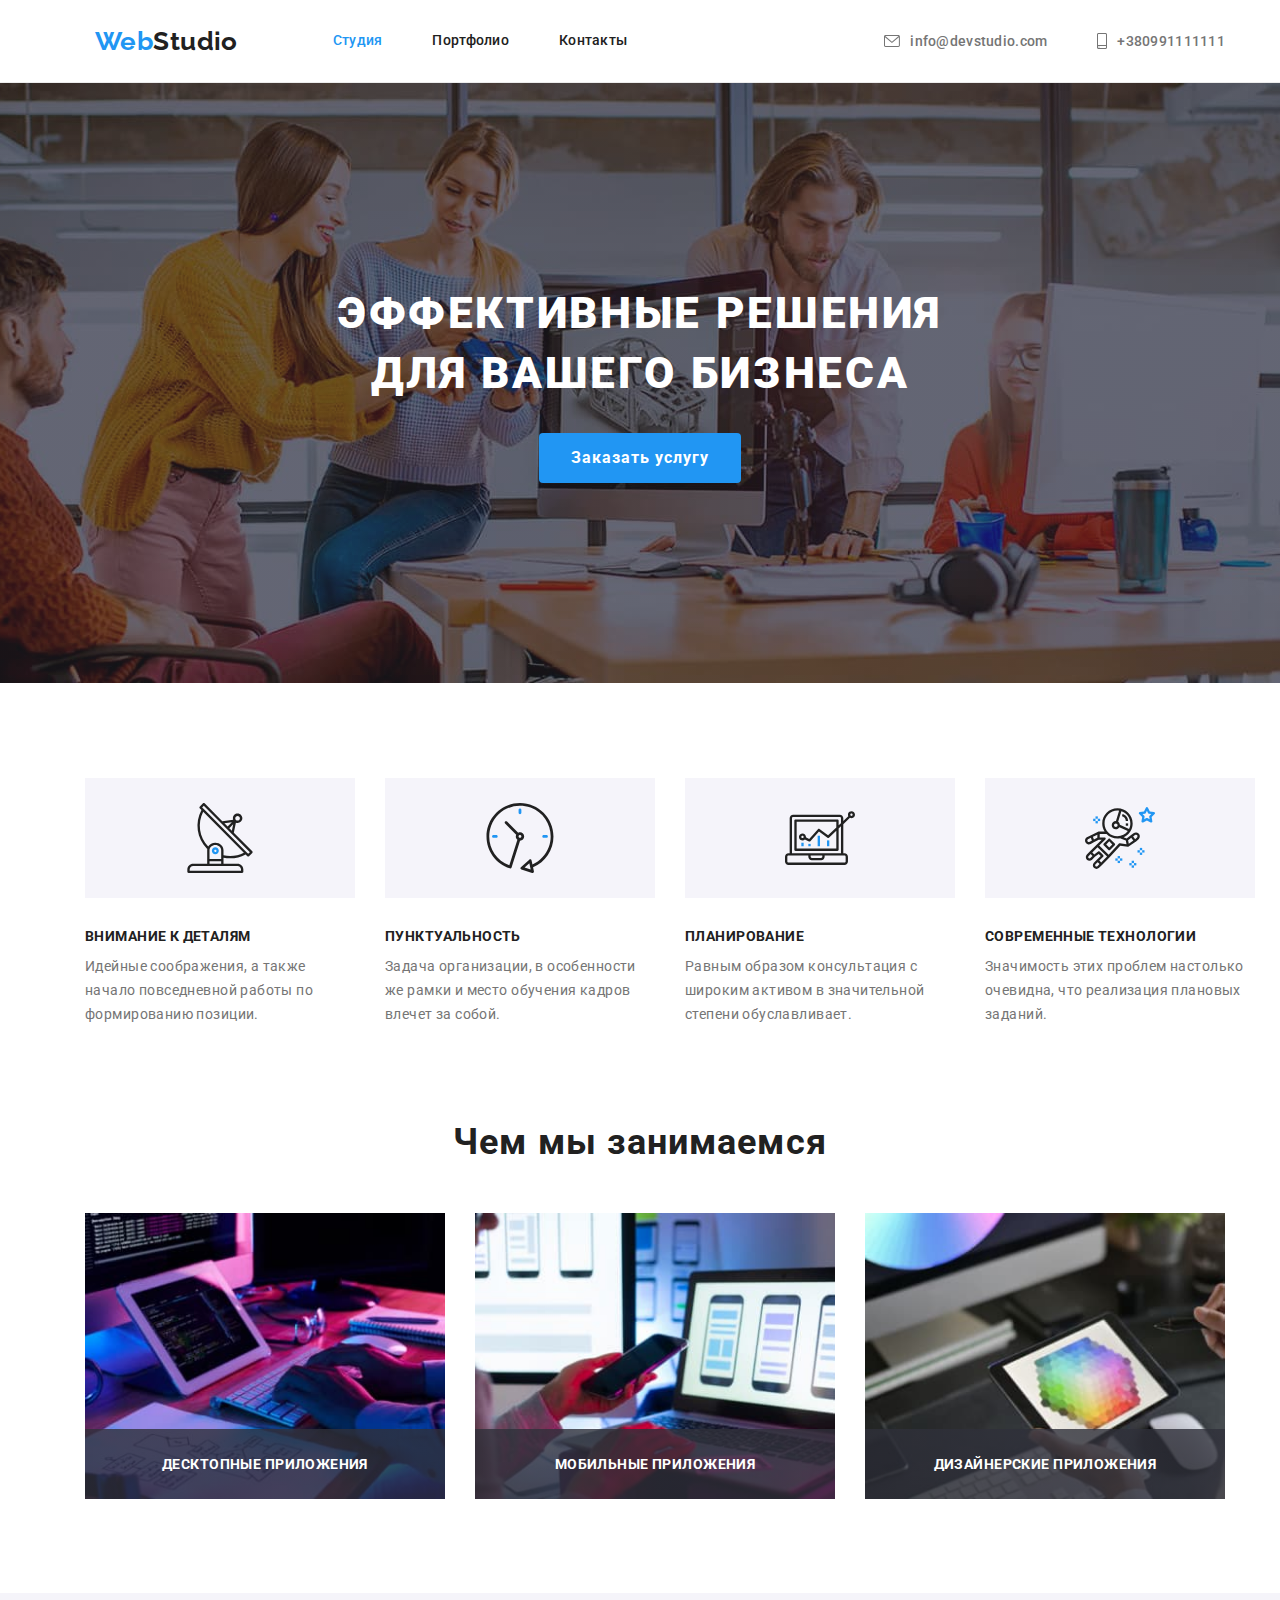
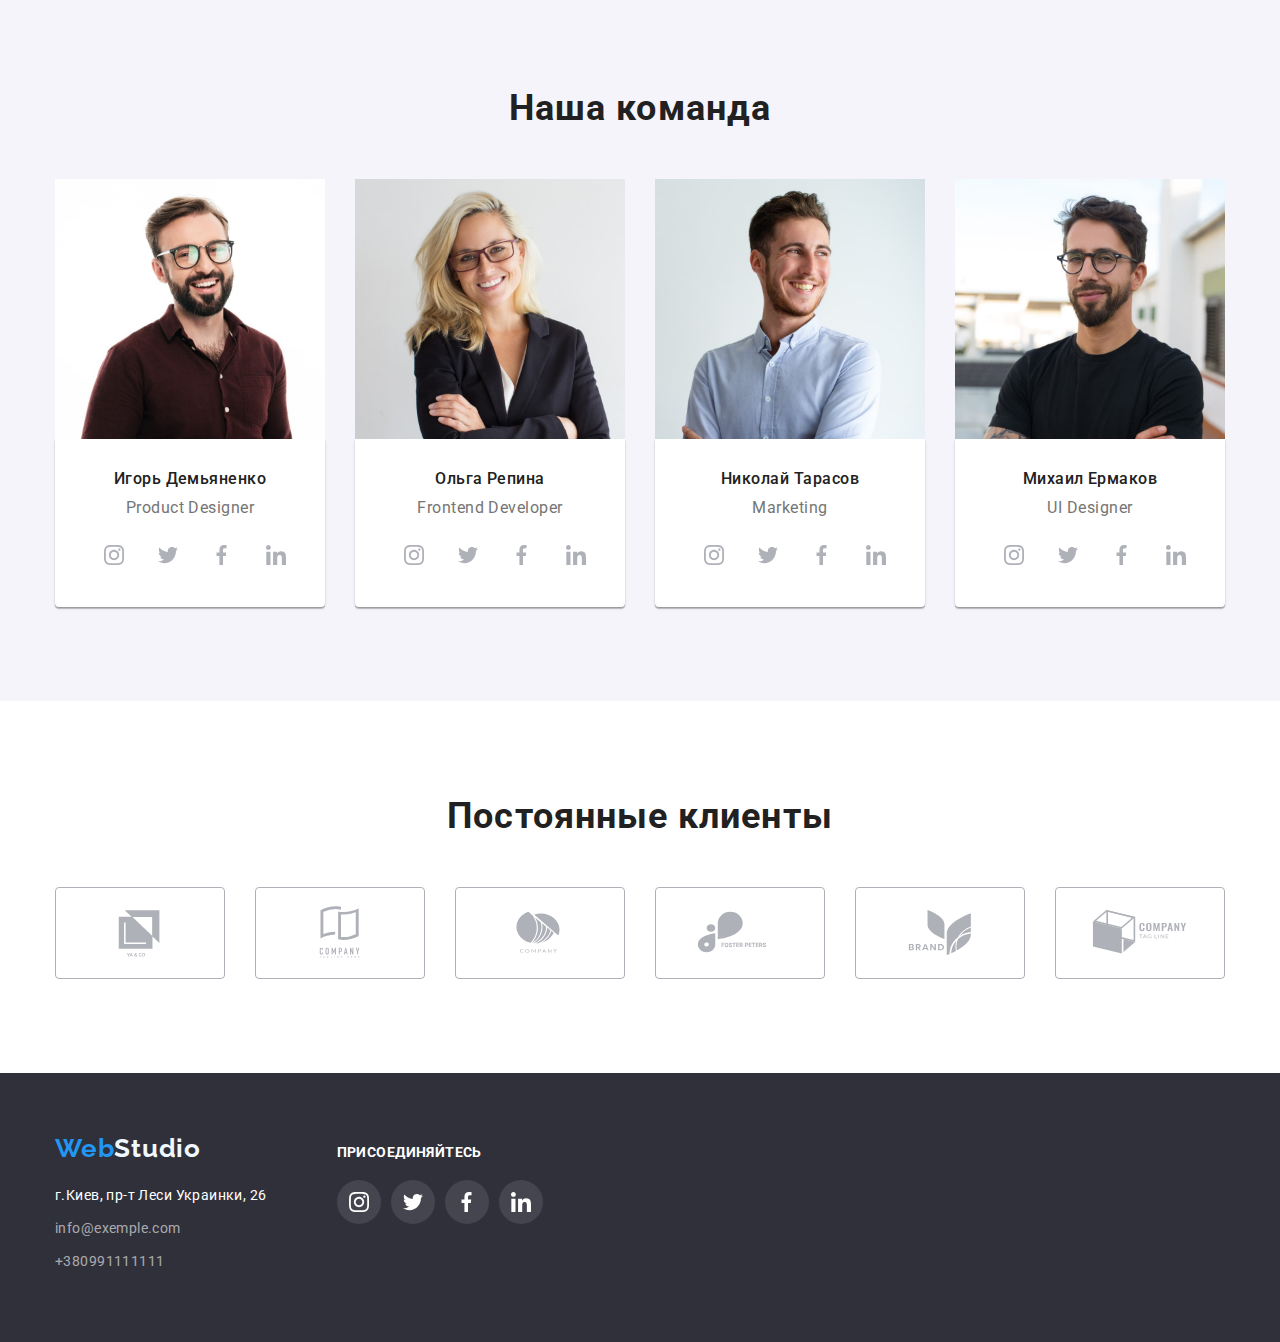
<file: index.html>
<!DOCTYPE html>
<html lang="en">

<head>
   <meta charset="UTF-8">
   <meta http-equiv="X-UA-Compatible" content="IE=edge">
   <meta name="viewport" content="width=device-width, initial-scale=1.0">
   <title>Web Studio</title>
   <link rel="preconnect" href="https://fonts.googleapis.com">
<link rel="preconnect" href="https://fonts.gstatic.com" crossorigin>
<link href="https://fonts.googleapis.com/css2?family=Raleway:wght@700&family=Roboto:wght@400;500;700;900&display=swap" rel="stylesheet">
<link rel="stylesheet" href="./css/modern-normalize.css">
<link rel="stylesheet" href="./css/style.css">
</head>

<body class="body">

   <header class="page-header" >
      <div class="container  main-nav">
      <nav class="main-nav">
         <a href="index.html" class="text-logo">Web<span class="Part-logo-black">Studio</span></a>
         <ul class="link-nav , list-style">
            <li class="link-nav-item"><a class="header-link , current" href="">Студия</a></li>
            <li class="link-nav-item"><a class="header-link " href="./portfolio.html">Портфолио</a></li>
            <li class="link-nav-item"><a class="header-link " href="">Контакты</a></li>
         </ul>
      </nav>
      <ul class="contact-header list-style">
         <li class="contact-item"><a class="contact" href="mailto:info@devstudio.com">
            <svg class="header-contacts-icon" width="16" height="12">
            <use href="./img/heder-icon.svg#icon-envelope" width="16" height="12"></use>
            </svg>info@devstudio.com</a>
         </li>
         <li class="contact-item"><a class="contact" href="tel:+380991111111">
            <svg width="10" height="16" class="header-contacts-icon">
            <use href="./img/heder-icon.svg#icon-smartphone"></use>
            </svg>+380991111111</a>
         </li>
      </ul>
      </div>
   </header>
   <main>
      <section class="hero overlay">
      <div class="container">
         <h1 class="title">эффективные решения для вашего бизнеса</h1>
         <button data-modal-open type="button" class="button-title">Заказать услугу</button>
      </div>
      </section>
      <Section class="features">
      <div class="container">
         <h2 class="visually-hidden">Наши преимущества</h2>
         <ul class="features-list list-style">
            <li class="features-list-item icon-antena">
               <h3 class="text-title">Внимание к деталям</h3>
               <p class="Text-description">Идейные соображения, а также начало повседневной работы по формированию позиции.</p>
            </li>
            <li class="features-list-item icon-clock">
               <h3 class="text-title">Пунктуальность</h3>
               <p class="Text-description">Задача организации, в особенности же рамки и место обучения кадров влечет за собой.</p>
            </li>
            <li class="features-list-item icon-pc">
               <h3 class="text-title">Планирование</h3>
               <p class="Text-description">Равным образом консультация с широким активом в значительной степени обуславливает.</p>
            </li>
            <li class="features-list-item icon-austonaut">
               <h3 class="text-title">Современные технологии</h3>
               <p class="Text-description">Значимость этих проблем настолько очевидна, что реализация плановых заданий.</p>
            </li>
         </ul>
      </div>
      </Section>
      <section class="exercise">
      <div class="container">
         <h2 class="title-exercise">Чем мы занимаемся</h2>
         <ul  class="exercise-list list-style">
            <li class="exercise-list-item">
               <img src="./img/box1.jpg" alt="проектирование веб сайтов" width="370">
               <p class="exercise-text">десктопные приложения</p>
            </li>
            <li class="exercise-list-item">
               <img src="./img/box2.jpg" alt="создание мобильных приложений" width="370">
               <p class="exercise-text">мобильные приложения</p>
            </li>
            <li class="exercise-list-item">
               <img src="./img/box3.jpg" alt="палитра на планшете" width="370">
               <p class="exercise-text">дизайнерские приложения</p>
            </li>
         </ul>
      </div>
      </section>
      <section class="our-command">
      <div class="container">
         <h2 class="title-our-command list-style">Наша команда</h2>
         <ul class="our-command-list list-style">
            <li>
               <img src="./img/crew1.jpg" alt="Игорь Демьяненко Product Designer" width="270">
               <div class="command-content">
               <h3 class="initials">Игорь Демьяненко</h3>
               <p class="position">Product Designer</p>
               <ul class="list-style comand-link-list">
                  <li class="comand-icon-item"><a href="#" class="command-link">
                     <svg class="icon-link">
                        <use href="./img/symbol-defs1.svg#icon-instagram"></use>
                     </svg></a>
                  </li>
                  <li class="comand-icon-item"><a href="#" class="command-link">
                     <svg class="icon-link">
                        <use href="./img/symbol-defs1.svg#icon-twitter"></use>
                     </svg></a>
                  </li>
                  <li class="comand-icon-item"><a href="#" class="command-link">
                     <svg class="icon-link">
                        <use href="./img/symbol-defs1.svg#icon-facebook"></use></svg></a></li>
                  <li class="comand-icon-item"><a href="#" class="command-link">
                     <svg class="icon-link">
                        <use href="./img/symbol-defs1.svg#icon-in"></use>
                     </svg></a>
                  </li>
               </ul>
               </div>               
            </li>
            <li class="command-list">
               <img src="./img/crew2.jpg" alt="Ольга Репина Frontend Developer" width="270">
               <div class="command-content">
               <h3 class="initials">Ольга Репина</h3>
               <p class="position">Frontend Developer</p>
               <ul class="list-style comand-link-list">
                  <li class="comand-icon-item"><a href="#" class="command-link">
                     <svg class="icon-link">
                        <use href="./img/symbol-defs1.svg#icon-instagram"></use>
                     </svg></a>
                  </li>
                  <li class="comand-icon-item"><a href="#" class="command-link">
                     <svg class="icon-link">
                        <use href="./img/symbol-defs1.svg#icon-twitter"></use>
                     </svg></a>
                  </li>
                  <li class="comand-icon-item"><a href="#" class="command-link">
                     <svg class="icon-link">
                        <use href="./img/symbol-defs1.svg#icon-facebook"></use></svg></a></li>
                  <li class="comand-icon-item"><a href="#" class="command-link">
                     <svg class="icon-link">
                        <use href="./img/symbol-defs1.svg#icon-in"></use>
                     </svg></a>
                  </li>
               </ul>
               </div>               
            </li>
            <li class="command-list">
               <img src="./img/crew3.jpg" alt="Николай Тарасов Marketing" width="270">
               <div class="command-content">
               <h3 class="initials">Николай Тарасов</h3>
               <p class="position">Marketing</p>
               <ul class="list-style comand-link-list">
                  <li class="comand-icon-item"><a href="#" class="command-link">
                     <svg class="icon-link">
                        <use href="./img/symbol-defs1.svg#icon-instagram"></use>
                     </svg></a>
                  </li>
                  <li class="comand-icon-item"><a href="#" class="command-link">
                     <svg class="icon-link">
                        <use href="./img/symbol-defs1.svg#icon-twitter"></use>
                     </svg></a>
                  </li>
                  <li class="comand-icon-item"><a href="#" class="command-link">
                     <svg class="icon-link">
                        <use href="./img/symbol-defs1.svg#icon-facebook"></use></svg></a></li>
                  <li class="comand-icon-item"><a href="#" class="command-link">
                     <svg class="icon-link">
                        <use href="./img/symbol-defs1.svg#icon-in"></use>
                     </svg></a>
                  </li>
               </ul>
               </div>               
            </li>
            <li class="command-list">
               <img src="./img/crew4.jpg" alt="Михаил Ермаков UI Designer" width="270">
               <div class="command-content">
               <h3 class="initials">Михаил Ермаков</h3>
               <p class="position">UI Designer</p>
               <ul class="list-style comand-link-list">
                  <li class="comand-icon-item"><a href="#" class="command-link">
                     <svg class="icon-link">
                        <use href="./img/symbol-defs1.svg#icon-instagram"></use>
                     </svg></a>
                  </li>
                  <li class="comand-icon-item"><a href="#" class="command-link">
                     <svg class="icon-link">
                        <use href="./img/symbol-defs1.svg#icon-twitter"></use>
                     </svg></a>
                  </li>
                  <li class="comand-icon-item"><a href="#" class="command-link">
                     <svg class="icon-link">
                        <use href="./img/symbol-defs1.svg#icon-facebook"></use></svg></a></li>
                  <li class="comand-icon-item"><a href="#" class="command-link">
                     <svg class="icon-link">
                        <use href="./img/symbol-defs1.svg#icon-in"></use>
                     </svg></a>
                  </li>
               </ul>
               </div>               
            </li>
         </ul>
      </div>
      </section>
      <section class="clients">
         <div class="container">
            <h2 class="title-clients">Постоянные клиенты</h2>
            <ul class="clients-list list-style">
               <li class="clients-list-item"><a class="client-link" href="#">
                  <svg class="icon-client">
                     <use href="./img/clients.svg#icon-client1"></use>
                  </svg></a>
               </li>
               <li class="clients-list-item"><a class="client-link" href="#">
                  <svg class="icon-client">
                     <use href="./img/clients.svg#icon-client2"></use>
                  </svg></a>
               </li>
               <li class="clients-list-item"><a class="client-link" href="#">
                  <svg class="icon-client">
                     <use href="./img/clients.svg#icon-client3"></use>
                  </svg></a>
               </li>
               <li class="clients-list-item"><a class="client-link" href="#">
                  <svg class="icon-client">
                     <use href="./img/clients.svg#icon-client4"></use>
                  </svg></a>
               </li>
               <li class="clients-list-item"><a class="client-link" href="#">
                  <svg class="icon-client">
                     <use href="./img/clients.svg#icon-client5"></use>
                  </svg></a>
               </li>
               <li class="clients-list-item"><a class="client-link" href="#">
                  <svg class="icon-client">
                     <use href="./img/clients.svg#icon-client6"></use>
                  </svg></a>
               </li>
            </ul>
         </div>
      </section>
   </main>
   <footer class="footer">
      <div class="container footer-container">
         <div class=" footer-column">
      <a class="footer-logo" href="index.html">Web<span class="Part-logo-white">Studio</span></a>
      <address class="footer-adress">
         <ul class="footer-list, list-style">
            <li class="footer-link-item">
               <a class="adres-footer" href="https://goo.gl/maps/MrdQJycXRBSHevHh7" target="_blank" rel="noopener nofollow noreferrer">
               г.Киев, пр-т Леси Украинки, 26</a>
            </li>
            <li class="footer-link-item">
               <a class="connect-footer" href="mailto:info@devstudio.com">info@exemple.com</a>
            </li>
            <li class="footer-link-item">
               <a class="connect-footer" href="tel:+380991111111">+380991111111</a>
            </li>
         </ul>
         </div>
         <div class=" footer-column">
            <h2 class="title-column">присоединяйтесь</h2>
            <ul class="footer-column-list list-style">
               <li class="column-item"><a class="column-link" href="#"><svg class="icon-link"><use href="./img/symbol-defs1.svg#icon-instagram"></use></svg></a></li>
               <li class="column-item"><a class="column-link" href="#"><svg class="icon-link"><use href="./img/symbol-defs1.svg#icon-twitter"></use></svg></a></li>
               <li class="column-item"><a class="column-link" href="#"><svg class="icon-link"><use href="./img/symbol-defs1.svg#icon-facebook"></use></svg></a></li>
               <li class="column-item"><a class="column-link" href="#"><svg class="icon-link"><use href="./img/symbol-defs1.svg#icon-in"></use></svg></a></li>
            </ul>

         </div>
      </div>
      </address>
   </footer>
   <div class="backdrop is-hidden" data-modal>
      <div class="modal">
         <button data-modal-close type="button" class="modal-button">
            <svg class="modal-icon">
               <use href="./img/across.svg#icon-across"></use>
            </svg>
         </button>
         <script src="./js/modal.js"></script>
      </div>
   </div>
</body>

</html>
</file>
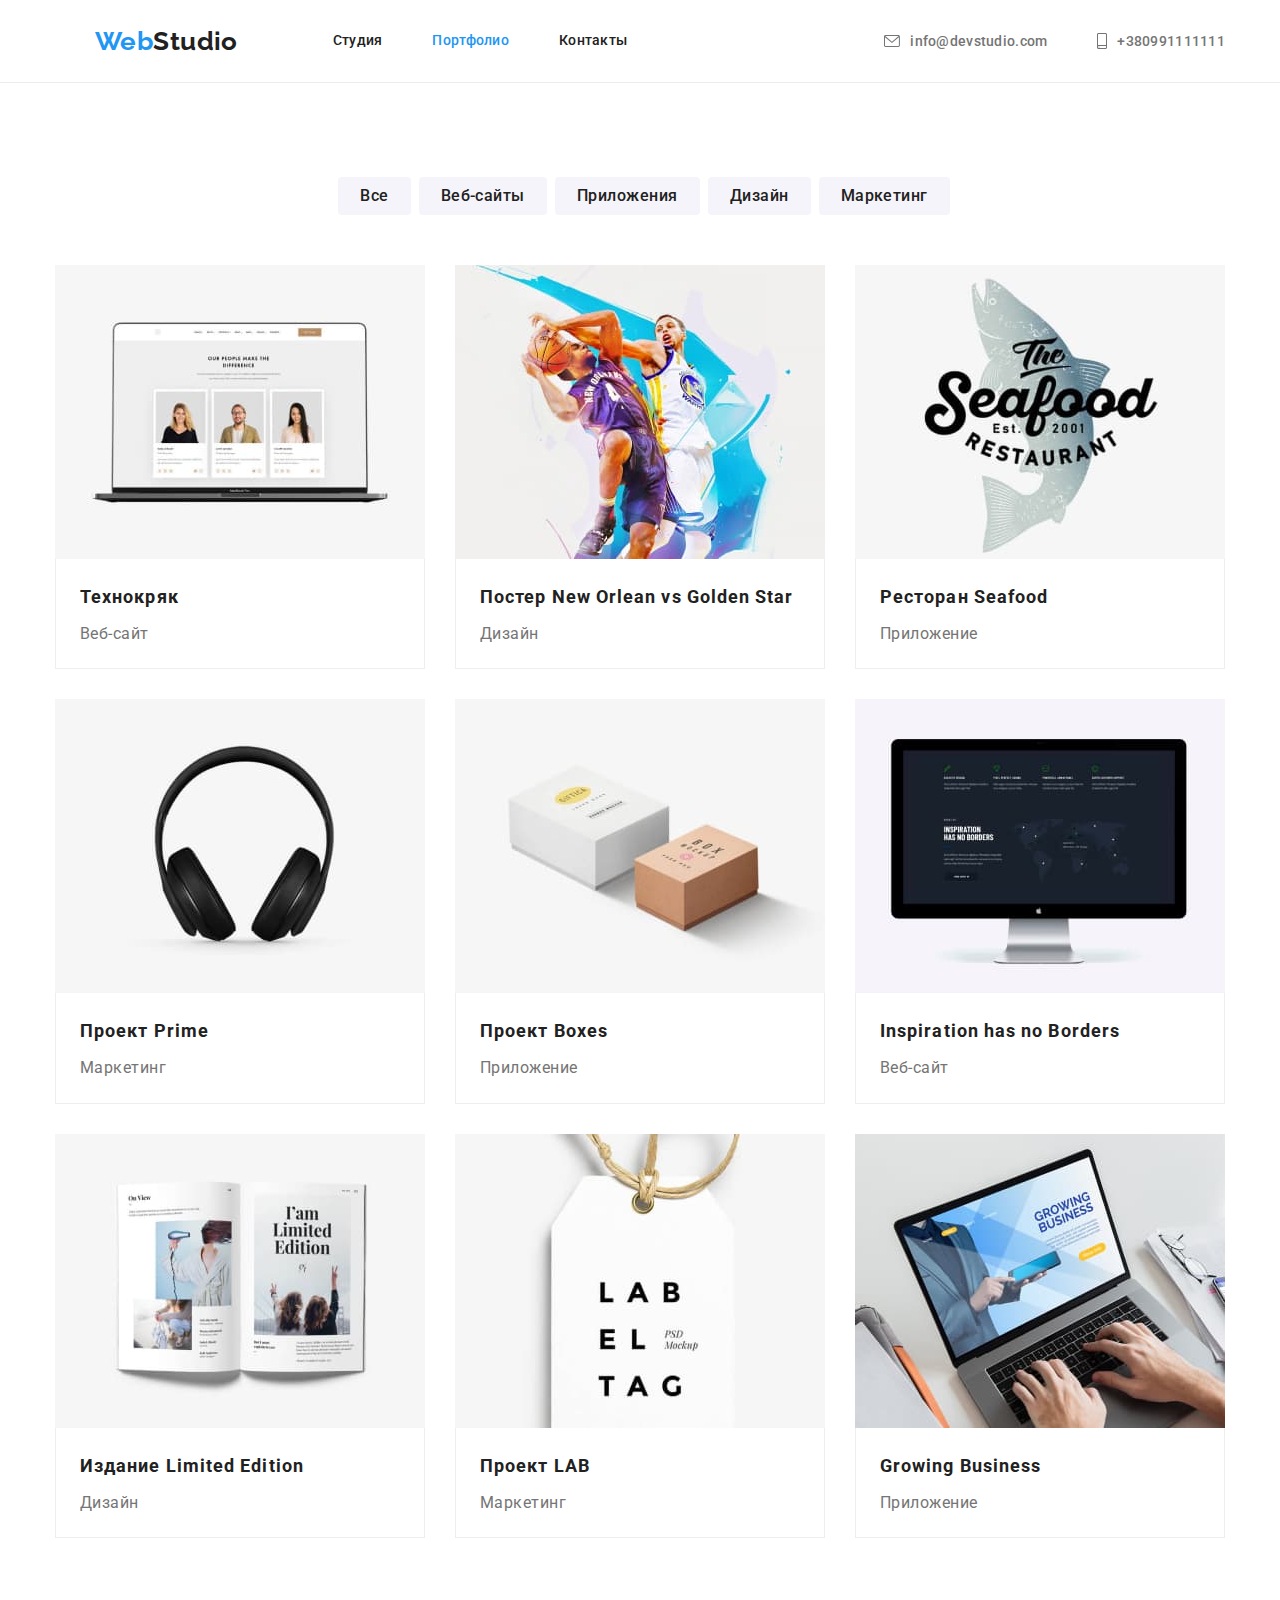
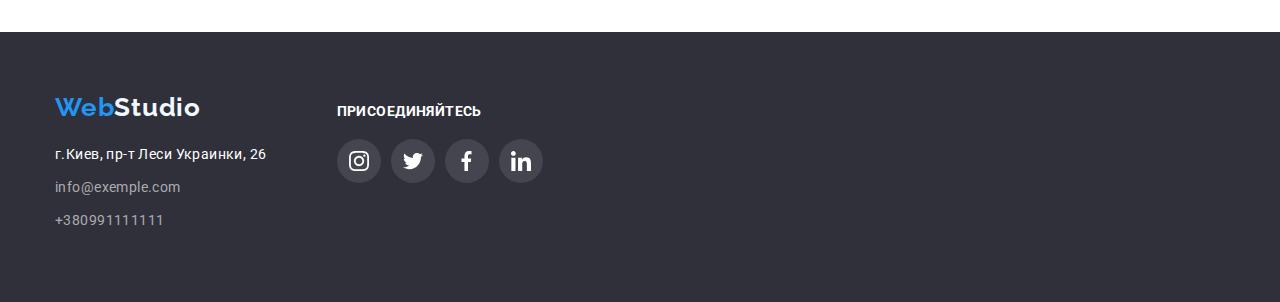
<file: portfolio.html>
<!DOCTYPE html>
<html lang="en">

<head>
   <meta charset="UTF-8">
   <meta http-equiv="X-UA-Compatible" content="IE=edge">
   <meta name="viewport" content="width=device-width, initial-scale=1.0">
   <title>Portfolio</title>
   <link rel="preconnect" href="https://fonts.googleapis.com">
<link rel="preconnect" href="https://fonts.gstatic.com" crossorigin>
<link href="https://fonts.googleapis.com/css2?family=Raleway:wght@700&family=Roboto:wght@400;500;700;900&display=swap" rel="stylesheet">
<link rel="stylesheet" href="./css/modern-normalize.css">
<link rel="stylesheet" href="./css/style.css">
</head>

<body class="body">
   <header class="page-header">
      <div class="container main-nav">
      <nav class="main-nav">
         <a class="text-logo" href="index.html">Web<span class="Part-logo-black">Studio</span></a>
         <ul class="link-nav , list-style">
            <li class="link-nav-item"><a class="header-link" href="./index.html">Студия</a></li>
            <li class="link-nav-item"><a class="header-link current" href="">Портфолио</a></li>
            <li class="link-nav-item"><a class="header-link" href="">Контакты</a></li>
         </ul>
      </nav>
      <ul class="contact-header , list-style">
         <li class="contact-item"><a class="contact" href="mailto:info@devstudio.com"><svg width="16" height="12" class="header-contacts-icon">
            <use href="./img/heder-icon.svg#icon-envelope"></use>
            </svg>info@devstudio.com</a>
         </li>
         <li class="contact-item"><a class="contact" href="tel:+380991111111">
            <svg width="10" height="16" class="header-contacts-icon">
            <use href="./img/heder-icon.svg#icon-smartphone"></use>
            </svg>+380991111111</a>
         </li>
      </ul>
   </div>
   </header>
   <main>
      <section class="examples">
         <div class="container">
         <h1 class="visually-hidden">Примеры работ</h1>
         <ul  class="button-service-list list-style" >
            <li class="button-service-item"><button class="button-service" type="button">Все</button></li>
            <li class="button-service-item"><button class="button-service" type="button">Веб-сайты</button></li>
            <li class="button-service-item"><button class="button-service" type="button">Приложения</button></li>
            <li class="button-service-item"><button class="button-service" type="button">Дизайн</button></li>
            <li class="button-service-item"><button class="button-service" type="button">Маркетинг</button></li>
         </ul>
         <ul class="card list-style">
            <li class="card-item list-style">
               <a href="#" class="card-set-link">
                  <div class="card-thumb">
                     <img src="./img/imge1.jpg" alt="монитор" width="370">
                     <div class="card-animation">
                     <div class="card-overlay">
                        <p class="card-text-overlay">Ресурс предлагает комплексные предложения с разным уровнем функционала и сервисов. Все это позволит посетителю получить исчерпывающие сведения о компании или частном лице.</p>
                     </div>
                     </div>
                  </div>
               <div class="card-content">
               <h2 class="catalog-heading">Технокряк</h2>
               <p class="catalog-text">Веб-сайт</p>
               </div>
               </a>
            </li>
         
         
            <li class="card-item list-style">
               <a href="#" class="card-set-link">
               <div class="card-thumb">
               <img src="./img/imge2.jpg" alt="постер баскетболисты" width="370">
                  <div class="card-animation">
                  <div class="card-overlay">
                     <p  class="card-text-overlay">Ресурс предлагает комплексные предложения с разным уровнем функционала и сервисов. Все это позволит посетителю получить исчерпывающие сведения о компании или частном лице.</p>
                  </div>
                  </div>
               </div>
               <div class="card-content">
               <h2 class="catalog-heading">Постер New Orlean vs Golden Star</h2>
               <p class="catalog-text">Дизайн</p>
               </div>
               </a>
            </li>
         
         
            <li class="card-item list-style">
               <a href="#" class="card-set-link">
                  <div class="card-thumb">
               <img src="./img/img3.jpg" alt="логотип ресторана" width="370">
                  <div class="card-animation">
                  <div class="card-overlay">
                     <p class="card-text-overlay">Ресурс предлагает комплексные предложения с разным уровнем функционала и сервисов. Все это позволит посетителю получить исчерпывающие сведения о компании или частном лице.</p>
                  </div>
               </div>
               </div>
               <div class="card-content">
                  <h2 class="catalog-heading">Ресторан Seafood</h2>
                  <p class="catalog-text">Приложение</p>
               </div>
               </a>
            </li>
         
         
            <li class="card-item list-style">
               <a href="#" class="card-set-link">
                  <div class="card-thumb">
               <img src="./img/img4.jpg" alt="наушники" width="370">
                  <div class="card-animation">
                  <div class="card-overlay">
                     <p class="card-text-overlay">Ресурс предлагает комплексные предложения с разным уровнем функционала и сервисов. Все это позволит посетителю получить исчерпывающие сведения о компании или частном лице.</p>
                  </div>
               </div>
               </div>
               <div class="card-content">
               <h2 class="catalog-heading">Проект Prime</h2>
               <p class="catalog-text">Маркетинг</p>
               </div>
               </a>
            </li>
         
         
            <li class="card-item list-style">
               <a href="#" class="card-set-link">
                  <div class="card-thumb">
               <img src="./img/img5.jpg" alt="коробки" width="370">
                  <div class="card-animation">
                  <div class="card-overlay">
                     <p class="card-text-overlay">Ресурс предлагает комплексные предложения с разным уровнем функционала и сервисов. Все это позволит посетителю получить исчерпывающие сведения о компании или частном лице.</p>
                  </div>
               </div>
               </div>
               <div class="card-content">
               <h2 class="catalog-heading">Проект Boxes</h2>
               <p class="catalog-text">Приложение</p>
               </div>
               </a>
            </li>
         
         
            <li class="card-item list-style">
               <a href="#" class="card-set-link">
                  <div class="card-thumb">
                     <img src="./img/img6.jpg" alt="монитор" width="370">
                     <div class="card-animation">
                     <div class="card-overlay">
                        <p class="card-text-overlay">Ресурс предлагает комплексные предложения с разным уровнем функционала и сервисов. Все это позволит посетителю получить исчерпывающие сведения о компании или частном лице.</p>
                     </div>
                     </div>
                  </div>
               <div class="card-content">
               <h2 class="catalog-heading">Inspiration has no Borders</h2>
               <p class="catalog-text">Веб-сайт</p>
               </div>
               </a>
            </li>
         
         
            <li class="card-item list-style">
               <a href="#" class="card-set-link">
                  <div class="card-thumb">
                     <img src="./img/img7.jpg" alt="книга" width="370">
                  <div class="card-animation">
                  <div class="card-overlay">
                     <p class="card-text-overlay">Ресурс предлагает комплексные предложения с разным уровнем функционала и сервисов. Все это позволит посетителю получить исчерпывающие сведения о компании или частном лице.</p>
                  </div>
               </div>
               </div>
               <div class="card-content">
               <h2 class="catalog-heading">Издание Limited Edition</h2>
               <p class="catalog-text">Дизайн</p>
               </div>
               </a>
            </li>
         
         
            <li class="card-item list-style">
               <a href="#" class="card-set-link">
                  <div class="card-thumb">
                     <img src="./img/img8.jpg" alt="бирка" width="370">
                  <div class="card-animation">
                  <div class="card-overlay">
                     <p class="card-text-overlay">Ресурс предлагает комплексные предложения с разным уровнем функционала и сервисов. Все это позволит посетителю получить исчерпывающие сведения о компании или частном лице.</p>
                  </div>
               </div>
               </div>
               <div class="card-content">
               <h2 class="catalog-heading">Проект LAB</h2>
               <p class="catalog-text">Маркетинг</p>
               </div>
               </a>
            </li>
         
         
            <li class="card-item list-style">
               <a href="#" class="card-set-link">
                  <div class="card-thumb">
                     <img src="./img/img9.jpg" alt="разработка приложения" width="370">
                  <div class="card-animation">
                  <div class="card-overlay">
                     <p class="card-text-overlay">Ресурс предлагает комплексные предложения с разным уровнем функционала и сервисов. Все это позволит посетителю получить исчерпывающие сведения о компании или частном лице.</p>
                  </div>
               
            </div>
            </div>
               <div class="card-content">
               <h2 class="catalog-heading">Growing Business</h2>
               <p class="catalog-text">Приложение</p>
               </div>
               </a>
            </li>
         
      </ul>
   </div>
      </section>
   </main>
   <footer class="footer">
      <div class="container footer-container">
         <div class=" footer-column">
      <a class="footer-logo" href="index.html">Web<span class="Part-logo-white">Studio</span></a>
      <address class="footer-adress">
         <ul class="footer-list, list-style">
            <li class="footer-link-item">
               <a class="adres-footer" href="https://goo.gl/maps/MrdQJycXRBSHevHh7" target="_blank" rel="noopener nofollow noreferrer">
                  г.Киев, пр-т Леси Украинки, 26</a>
            </li>
            <li class="footer-link-item">
               <a class="connect-footer" href="mailto:info@devstudio.com">info@exemple.com</a>
            </li>
            <li class="footer-link-item">
               <a class="connect-footer" href="tel:+380991111111">+380991111111</a>
            </li>
         </ul>
      </div>
      <div class=" footer-column">
         <h2 class="title-column">присоединяйтесь</h2>
         <ul class="footer-column-list list-style">
            <li class="column-item"><a class="column-link" href="#"><svg class="icon-link"><use href="./img/symbol-defs1.svg#icon-instagram"></use></svg></a></li>
            <li class="column-item"><a class="column-link" href="#"><svg class="icon-link"><use href="./img/symbol-defs1.svg#icon-twitter"></use></svg></a></li>
            <li class="column-item"><a class="column-link" href="#"><svg class="icon-link"><use href="./img/symbol-defs1.svg#icon-facebook"></use></svg></a></li>
            <li class="column-item"><a class="column-link" href="#"><svg class="icon-link"><use href="./img/symbol-defs1.svg#icon-in"></use></svg></a></li>
         </ul>
      </div>
      </div>
      </address>
   </footer>
</body>

</html>
</file>
<file: css/style.css>
/*основные настройки*/
:root {
   --primary-text-color: #757575;
   --title-text-color: #212121;
   --accent-color: #2196F3;
   --primary-white-color: #FFFFFF;
   --primary-bg-color: #FFFFFF;
   --secondary-bg-color: #2F303A;
   --secondary-white-color: #F5F4FA;
   --card-gap: 30px;
   --icon-color: rgba(175, 177, 184, 1);
   --icon-bg-color: rgba(255, 255, 255, 0.1);
   --transition-duration: 250ms;
   --transition-timing-function: cubic-bezier(0.4, 0, 0.2, 1);
   --background-card-color: rgba(33, 150, 243, 0.9);
}

.body {
   background-color: var(--primary-bg-color);
   color: var(--primary-text-color);
   font-family: 'Roboto', 'sans-serif';
   font-size: 14px;
   letter-spacing: 0.03em;
}

img {
   display: block;
   max-width: 100%;
}




h1,
h2,
h3,
h4,
h5,
h6,
p {
   margin-top: 0;
   margin-bottom: 0;
}

.container {
   width: 1200px;
   margin-left: auto;
   margin-right: auto;
   padding-left: 15px;
   padding-right: 15px;
}

.list-style {
   list-style: none;
   padding-left: 0;
   margin: 0;
}

/*logo*/

.text-logo {
   font-family: 'Raleway', sans-serif;
   font-weight: 700;
   font-size: 26px;
   line-height: 31px;
   color: #2196F3;
   text-decoration: none;
   display: block;
   padding-top: 25px;
   padding-bottom: 25px;
   margin-right: 95px;
   padding-left: 40px;
}

.Part-logo-black {
   color: #212121;
   display: inline-block;
}

.Part-logo-white {
   color: aliceblue;
   display: inline-block;
}

/* block header */

.page-header {
   background-color: var(--primary-bg-color);
   border-bottom: 1px solid #ececec;
}




.main-nav {
   display: flex;
   align-items: center;
}

.link-nav {
   display: flex;

}

.link-nav .link-nav-item+.link-nav-item {
   margin-left: 50px;
}


.header-link {
   display: block;
   font-family: 'Roboto';
   font-style: normal;
   font-weight: 500;
   font-size: 14px;
   line-height: 16px;
   letter-spacing: 0.02em;
   color: var(--title-text-color);
   text-decoration: none;
   padding-top: 32px;
   padding-bottom: 32px;
   transition-duration: var(--transition-duration);
   transition-timing-function: var(--transition-timing-function);

}

.header-link:hover,
.header-link:focus {
   color: var(--accent-color);
}





.current {
   position: relative;
   color: var(--accent-color);
   font-weight: 500;
   font-size: 14px;
   line-height: 16px;
   letter-spacing: 0.02em;
   text-decoration: none;
   display: block;
   padding-top: 32px;
   padding-bottom: 34px;

}

.current::after {
   position: absolute;
   content: "";
   left: 0;
   bottom: 0;
   display: block;
   width: 100%;
   height: 4px;
   border-bottom: var(--accent-color);
   border-radius: 2px;
   border-color: var(--accent-color);

}


/*контакты*/
.contact-header {
   display: flex;
   margin-left: auto;
   align-items: center;
}

.contact-header .contact {

   padding-top: 32px;
   padding-bottom: 32px;
   display: flex;
   font-weight: 500;
   font-size: 14px;
   line-height: 1.2;
   letter-spacing: 0.02em;
   color: var(--primary-text-color);
   text-decoration: none;
   align-items: center;
   transition-duration: var(--transition-duration);
   transition-timing-function: var(--transition-timing-function);
}


.contact-item+.contact-item {
   margin-left: 50px;
}




.header-contacts-icon {
   margin-right: 10px;
   fill: currentColor;

}


.contact:hover,
.contact:focus .contact:hover,
.contact:focus {
   color: var(--accent-color);
}

.contact-header .contact-item+.contact-item {
   margin-left: 50px;
}


/* block main */


.overlay,
.hero {
   background-color: var(--secondary-bg-color);
   text-align: center;
   padding-top: 200px;
   padding-bottom: 200px;
   max-width: 1600px;
   height: 600px;
   margin-left: auto;
   margin-right: auto;
   background-image: linear-gradient(rgba(47, 48, 58, 0.4), rgba(47, 48, 58, 0.4)), url(../img/owerlay.jpg);
   background-position: center;
   background-size: cover;
   background-repeat: no-repeat;
}

.title {
   margin-bottom: 30px;
   margin-left: auto;
   margin-right: auto;
   font-weight: 900;
   font-size: 44px;
   line-height: 60px;
   width: 696px;
   letter-spacing: 0.06em;
   text-transform: uppercase;
   color: var(--primary-white-color);
   text-align: center;
}

.button-title {
   color: var(--primary-white-color);
   background-color: var(--accent-color);
   cursor: pointer;
   border: none;
   font-style: normal;
   font-weight: 700;
   font-size: 16px;
   line-height: 1.85;
   padding: 10px 32px;
   border-radius: 4px;
   align-items: center;
   text-align: center;
   display: inline-block;
   letter-spacing: 0.06em;
   transition-duration: var(--transition-duration);
   transition-timing-function: var(--transition-timing-function);


}

.button-title:hover,
.button-title:focus {
   color: var(--primary-white-color);
   background-color: #188CE8;
   ;
}





.visually-hidden {
   position: absolute;
   width: 1px;
   height: 1px;
   margin: -1px;
   border: 0;
   padding: 0;
   white-space: nowrap;
   clip-path: inset(100%);
   clip: rect(0 0 0 0);
   overflow: hidden;
}

/*Наши преимущества*/

.features {
   background-color: var(--primary-bg-color);
   padding-top: 95px;
   padding-bottom: 95px;
}

.features-list {
   display: flex;
   justify-content: space-around;
}

.features-list-item {
   min-width: 270px;
   margin-left: 30px;

}

.features-list-item::before {
   display: block;
   content: "";
   height: 120px;
   background-size: contain;
   background-repeat: no-repeat;
   background-position: center;
   background-color: rgba(245, 244, 250, 1);
   margin-bottom: 30px;
}

.icon-antena::before {
   background-image: url(../img/Group\ 1.svg);
}

.icon-clock::before {
   background-image: url(../img/Group\ 2.svg);
}

.icon-pc::before {
   background-image: url(../img/Group\ 3.svg);
}

.icon-austonaut::before {
   background-image: url(../img/Group\ 4.svg);
}



.text-title {
   margin-bottom: 10px;
   font-family: 'Roboto';
   font-style: normal;
   font-weight: 700;
   font-size: 14px;
   line-height: 16px;
   letter-spacing: 0.03em;
   text-transform: uppercase;
   color: var(--title-text-color);
}

.Text-description {
   font-size: 14px;
   line-height: 24px;
   letter-spacing: 0.03em;
   color: var(--primary-text-color);
}





/*чем занимаемся и наша команда*/

.exercise {
   padding-bottom: 94px;
}

.title-exercise {
   margin-bottom: 50px;
   font-weight: 700;
   font-size: 36px;
   line-height: 42px;
   text-align: center;
   letter-spacing: 0.03em;
   color: var(--title-text-color);

}



.exercise-list {
   display: flex;
}

.exercise-list-item {
   margin-left: 30px;
   position: relative;
}

.exercise-text {
   color: var(--primary-white-color);
   font-style: normal;
   font-weight: 700;
   font-size: 14px;
   line-height: 16px;
   text-align: center;
   letter-spacing: 0.03em;
   text-transform: uppercase;
   position: absolute;
   bottom: 0;
   display: flex;
   justify-content: center;
   align-items: center;
   margin: 0;
   padding: 0;
   height: 70px;
   width: 100%;
   background-image: linear-gradient(rgba(47, 48, 58, 0.8), rgba(47, 48, 58, 0.8));


}

/* наша команда*/

.our-command {
   padding-top: 94px;
   padding-bottom: 94px;
   background-color: var(--secondary-white-color);
}

.our-command-list {
   display: flex;
}

.command-list {
   margin-left: 30px;
}

.command-content {
   box-shadow: 0px 1px 3px rgba(0, 0, 0, 0.12), 0px 1px 1px rgba(0, 0, 0, 0.14), 0px 2px 1px rgba(0, 0, 0, 0.2);
   border-radius: 0px 0px 4px 4px;
   background-color: var(--primary-bg-color);
   padding-top: 30px;
   padding-bottom: 30px;

}


.title-our-command {
   margin-bottom: 50px;
   font-weight: 700;
   font-size: 36px;
   line-height: 42px;
   text-align: center;
   letter-spacing: 0.03em;
   color: var(--title-text-color);
}

.initials {
   margin-bottom: 10px;
   font-weight: 500;
   font-size: 16px;
   line-height: 19px;
   text-align: center;
   letter-spacing: 0.03em;
   color: var(--title-text-color);
}

.position {
   font-weight: 400;
   font-size: 16px;
   line-height: 19px;
   text-align: center;
   letter-spacing: 0.03em;
   color: var(--primary-text-color);
   margin-bottom: 16px;
}

.comand-link-list {
   display: flex;
   justify-content: center;
}



.command-link {
   display: flex;
   color: var(--icon-color);
   width: 44px;
   height: 44px;
   border-radius: 50%;
   justify-content: center;
   align-items: center;
   transition-duration: var(--transition-duration);
   transition-timing-function: var(--transition-timing-function);

}

.command-link:hover,
.command-link:focus {
   background-color: var(--accent-color);
   color: var(--secondary-white-color);
}



.comand-icon-item {
   margin-left: 10px;
}

.icon-link {
   fill: currentColor;
   width: 20px;
   height: 20px;
}


/*---clint logo---*/

.clients {
   padding-top: 94px;
   padding-bottom: 94px;
   text-align: center;
}

.title-clients {
   margin-bottom: 50px;
   font-size: 36px;
   line-height: 42px;
   text-align: center;
   letter-spacing: 0.03em;
   color: var(--title-text-color);
}

.clients-list {
   display: flex;

}

.clients-list-item+.clients-list-item {
   margin-left: 30px;
}

.client-link {
   width: 170px;
   height: 92px;
   display: flex;
   justify-content: center;
   align-items: center;
   border: 1px solid var(--icon-color);
   border-radius: 4px;
   color: var(--icon-color);
   transition-duration: var(--transition-duration);
   transition-timing-function: var(--transition-timing-function);
}

.client-link:hover,
.client-link:focus {
   color: var(--accent-color);
   border-color: var(--accent-color);

}

.icon-client {
   width: 106px;
   height: 60px;
   fill: currentColor
}




/* block footer */

.footer {
   background-color: var(--secondary-bg-color);
   padding-top: 60px;
   padding-bottom: 60px;
}



.footer-logo {
   font-family: 'Raleway', sans-serif;
   font-weight: 700;
   font-size: 26px;
   line-height: 31px;
   color: #2196F3;
   text-decoration: none;
   display: inline-block;
   letter-spacing: 0.03em;
   margin-bottom: 20px;
}

.adres-footer {
   color: var(--primary-white-color);
   text-decoration: none;
   font-style: normal;
   font-weight: 400;
   font-size: 14px;
   line-height: 1.7;
   letter-spacing: 0.03em;
   display: block;
   margin-bottom: 9px;
   transition-duration: var(--transition-duration);
   transition-timing-function: var(--transition-timing-function);
}

.adres-footer:hover,
.adres-footer:focus {
   color: var(--accent-color);
}

.connect-footer {
   color: rgba(255, 255, 255, 0.6);
   text-decoration: none;
   font-style: normal;
   font-size: 14px;
   line-height: 1.7;
   letter-spacing: 0.03em;
   display: block;
   transition-duration: var(--transition-duration);
   transition-timing-function: var(--transition-timing-function);

}

.connect-footer:hover,
.connect-footer:focus {
   color: var(--accent-color);
}

.footer-list :nth-child(2) {
   margin-bottom: 10px;
   display: block;
}

.footer-link-item {
   margin-bottom: 9px;
}

/*----footer social link----*/

.footer-column-list {
   display: flex;
}

.footer-container {
   display: flex;
   align-items: baseline;
}

.footer-column+.footer-column {
   margin-left: 70px;
}

.title-column {
   font-size: 14px;
   line-height: 16px;
   letter-spacing: 0.03em;
   text-transform: uppercase;
   color: var(--primary-bg-color);
   margin-bottom: 20px;
}

.column-link {
   display: flex;
   color: var(--primary-white-color);
   width: 44px;
   height: 44px;
   border-radius: 50%;
   justify-content: center;
   align-items: center;
   background-color: var(--icon-bg-color);
   transition-duration: var(--transition-duration);
   transition-timing-function: var(--transition-timing-function);
}

.column-link:hover,
.column-link:focus {
   background-color: var(--accent-color);
}

.column-item+.column-item {
   margin-left: 10px;
}

.icon-link {
   width: 20px;
   height: 20px;
   fill: currentColor;
}


/*кнопки сервисов*/
.examples {
   padding-top: 94px;
   padding-bottom: 94px;
}

.button-service-list {
   display: flex;
   justify-content: center;
   margin-bottom: 50px;
}

.button-service-item {
   margin-left: 8px;
}

.button-service {
   color: var(--title-text-color);
   background-color: var(--secondary-white-color);
   font-family: 'Roboto';
   font-style: normal;
   font-weight: 500;
   font-size: 16px;
   line-height: 1.6;
   letter-spacing: 0.03em;
   cursor: pointer;
   border-radius: 4px;
   padding: 6px 22px;
   border: none;
   transition-duration: var(--transition-duration);
   transition-timing-function: var(--transition-timing-function);
}

.button-service:hover,
.button-service:focus {
   color: var(--primary-white-color);
   background-color: var(--accent-color);
   box-shadow: 0px 3px 1px rgba(0, 0, 0, 0.1), 0px 1px 2px rgba(0, 0, 0, 0.08), 0px 2px 2px rgba(0, 0, 0, 0.12);
}


/*каталог*/
.card {
   display: flex;
   flex-wrap: wrap;
   margin-left: calc(-1 * var(--card-gap));
   margin-top: calc(-1 * var(--card-gap));

}

.card-item {
   flex-basis: calc(100% / 3 - var(--card-gap));
   margin-top: var(--card-gap);
   margin-left: var(--card-gap);
}

.catalog-heading {
   margin-bottom: 4px;
   color: var(--title-text-color);
   font-size: 18px;
   line-height: 36px;
   letter-spacing: 0.06em;

}

.card-thumb {
   position: relative;
   overflow: hidden;
}

.card-animation {
   transform: translateY(100%);
   position: absolute;
   top: 0;
   left: 0;
   width: 100%;
   height: 100%;
   background-color: var(--background-card-color);
   transition: 250ms var(--transition-timing-function);
}



.card-overlay {
   position: absolute;
   top: 50%;
   left: 50%;
   transform: translate(-50%, -50%);
}

.card-text-overlay {
   font-style: normal;
   font-weight: 400;
   font-size: 18px;
   line-height: 28px;
   letter-spacing: 0.03em;
   color: var(--primary-white-color);
   min-width: 322px;
}

.catalog-text {
   font-size: 16px;
   line-height: 1.85;
   letter-spacing: 0.03em;
   color: var(--primary-text-color);
}

.card-content {
   padding: 20px 24px;
   border-bottom: 1px solid #EEEEEE;
   border-left: 1px solid #EEEEEE;
   border-right: 1px solid #EEEEEE;
}

.card-set-link:hover .card-animation,
.card-set-link:focus .card-animation {
   transform: translateY(0);
}

.card-set-link:hover,
.card-set-link:focus {
   box-shadow: 0px 1px 1px rgba(0, 0, 0, 0.12), 0px 4px 4px rgba(0, 0, 0, 0.06), 1px 4px 6px rgba(0, 0, 0, 0.16);
}

.card-set-link {
   text-decoration: none;
   display: block;
   transition-property: box-shadow;
   transition-duration: var(--transition-duration);
   transition-timing-function: var(--transition-timing-function);
}

/*----modal----*/

.backdrop {
   position: fixed;
   top: 0;
   left: 0;
   width: 100%;
   height: 100%;
   background-color: rgba(0, 0, 0, 0.2);
   opacity: 1;
   transition: opacity 250ms var(--transition-timing-function);
}


.backdrop.is-hidden {
   opacity: 0;
   pointer-events: none;
}

.backdrop.is-hidden .modal {
   transform: translate(-50%, -50%) scale(0.9);
}



.modal {
   position: absolute;
   top: 50%;
   left: 50%;
   transform: translate(-50%, -50%) scale(1);
   min-width: 528px;
   min-height: 581px;
   background-color: var(--primary-bg-color);
   border-radius: 4px;
   box-shadow: 0px 1px 3px rgba(0, 0, 0, 0.12), 0px 1px 1px rgba(0, 0, 0, 0.14), 0px 2px 1px rgba(0, 0, 0, 0.2);
   transition: transform 250ms var(--transition-timing-function);

}

.modal-icon {
   width: 18px;
   height: 18px;
}

.modal-button {
   position: fixed;
   right: 0;
   display: flex;
   align-items: center;
   justify-content: center;
   margin-top: 8px;
   margin-right: 8px;
   width: 30px;
   height: 30px;
   border-radius: 50%;
   border: 1px solid rgba(0, 0, 0, 0.1);
   background-color: var(--primary-bg-color);
   cursor: pointer;
}
</file>
